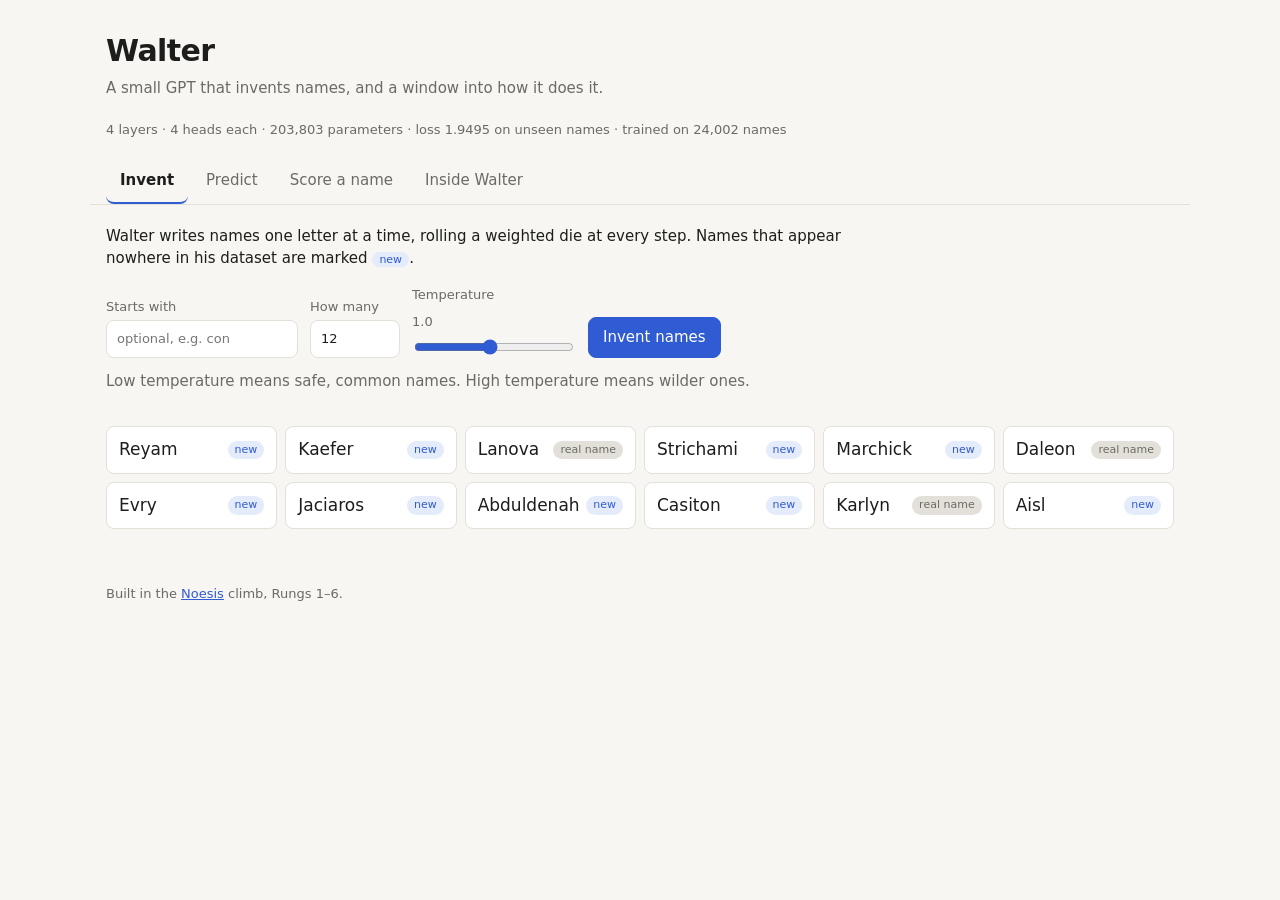
<file: web/index.html>
<!doctype html>
<html lang="en">
<head>
  <meta charset="utf-8">
  <meta name="viewport" content="width=device-width, initial-scale=1">
  <title>Walter</title>
  <link rel="stylesheet" href="style.css">
  <link rel="icon" href="data:image/svg+xml,%3Csvg xmlns=%22http://www.w3.org/2000/svg%22 viewBox=%220 0 32 32%22%3E%3Crect width=%2232%22 height=%2232%22 rx=%227%22 fill=%22%232f5bd3%22/%3E%3Ctext x=%2216%22 y=%2223%22 font-size=%2220%22 font-family=%22sans-serif%22 font-weight=%22bold%22 fill=%22white%22 text-anchor=%22middle%22%3EW%3C/text%3E%3C/svg%3E">
</head>
<body>
  <header>
    <div class="brand">
      <h1>Walter</h1>
      <p class="tagline">A small GPT that invents names, and a window into how it does it.</p>
    </div>
    <p class="stats" id="stats">loading Walter…</p>
  </header>

  <nav role="tablist">
    <button role="tab" data-tab="invent" aria-selected="true">Invent</button>
    <button role="tab" data-tab="predict">Predict</button>
    <button role="tab" data-tab="score">Score a name</button>
    <button role="tab" data-tab="inside">Inside Walter</button>
  </nav>

  <main>
    <!-- Invent -->
    <section id="tab-invent" class="panel">
      <p class="lead">Walter writes names one letter at a time, rolling a weighted die at every step. Names that appear nowhere in his dataset are marked <span class="pill new">new</span>.</p>
      <form id="gen-form" class="controls">
        <label>Starts with <input id="gen-prefix" maxlength="14" placeholder="optional, e.g. con" autocomplete="off"></label>
        <label>How many <input id="gen-n" type="number" min="1" max="50" value="12"></label>
        <label>Temperature <span class="hint" id="gen-temp-val">1.0</span>
          <input id="gen-temp" type="range" min="0.1" max="2" step="0.1" value="1"></label>
        <button type="submit" class="primary">Invent names</button>
      </form>
      <p class="hint">Low temperature means safe, common names. High temperature means wilder ones.</p>
      <p class="error" id="gen-error"></p>
      <ul id="gen-out" class="names"></ul>
    </section>

    <!-- Predict -->
    <section id="tab-predict" class="panel" hidden>
      <p class="lead">Type the start of a name and see Walter's probability for every possible next letter. Click a bar to add that letter.</p>
      <div class="controls">
        <label>Name so far <input id="pred-prefix" maxlength="14" placeholder="start typing…" autocomplete="off"></label>
        <button id="pred-clear" type="button">Clear</button>
      </div>
      <p class="error" id="pred-error"></p>
      <div id="pred-chart" class="bars"></div>
    </section>

    <!-- Score -->
    <section id="tab-score" class="panel" hidden>
      <p class="lead">How surprised is Walter by a name? Each letter shows the surprise (−log p) from the GPT and from the Rung 1 counting table. Lower means "that looks like a name to me".</p>
      <form id="score-form" class="controls">
        <label>Name <input id="score-name" maxlength="15" value="constantin" autocomplete="off"></label>
        <button type="submit" class="primary">Score</button>
      </form>
      <p class="error" id="score-error"></p>
      <div id="score-out"></div>
    </section>

    <!-- Inside -->
    <section id="tab-inside" class="panel" hidden>
      <p class="lead">Walter's 16 attention heads reading a name: each grid's rows are positions, and its columns are where that position looks. <strong>Click a head to switch it off</strong> and see how the prediction changes. Try switching off L0 H2 and L0 H3, Walter's previous-letter heads, on <code>ann</code>.</p>
      <form id="in-form" class="controls">
        <label>Name <input id="in-name" maxlength="14" value="annabelle" autocomplete="off"></label>
        <button type="submit" class="primary">Look inside</button>
        <button id="in-reset" type="button">Switch all heads back on</button>
      </form>
      <p class="error" id="in-error"></p>
      <div class="inside">
        <div id="in-heads" class="heads"></div>
        <aside>
          <h3>What comes next?</h3>
          <div id="in-next" class="bars small"></div>
          <h3>Logit lens</h3>
          <p class="hint">Walter's best guesses if he had to answer after each layer.</p>
          <table id="in-lens" class="lens"></table>
        </aside>
      </div>
    </section>
  </main>

  <footer>Built in the <a href="https://github.com/CONSTANTINIRAKOZE/Noesis">Noesis</a> climb, Rungs 1–6.</footer>
  <script type="module" src="app.js"></script>
</body>
</html>
</file>
<file: web/style.css>
:root {
  --bg: #f7f6f2;
  --surface: #ffffff;
  --text: #1d1d1b;
  --muted: #6b6a65;
  --border: #e2e0d8;
  --accent: #2f5bd3;
  --accent-soft: #e4ebfb;
  --gpt: #2f5bd3;
  --bigram: #c9822b;
  --heat: 47, 91, 211;
  --off: #b3412f;
  --error: #b3412f;
}
@media (prefers-color-scheme: dark) {
  :root {
    --bg: #161614;
    --surface: #201f1c;
    --text: #ecebe6;
    --muted: #9c9a92;
    --border: #34332e;
    --accent: #7c9cf0;
    --accent-soft: #263150;
    --gpt: #7c9cf0;
    --bigram: #e0a35a;
    --heat: 124, 156, 240;
    --off: #e07a66;
    --error: #e07a66;
  }
}
* { box-sizing: border-box; }
body {
  margin: 0; background: var(--bg); color: var(--text);
  font: 15px/1.5 system-ui, -apple-system, "Segoe UI", sans-serif;
}
header, nav, main, footer { max-width: 1100px; margin: 0 auto; padding: 0 16px; }
header { display: flex; justify-content: space-between; align-items: end; gap: 16px; flex-wrap: wrap; padding-top: 28px; }
h1 { margin: 0; font-size: 30px; letter-spacing: -0.02em; }
.tagline, .stats, .hint { color: var(--muted); margin: 4px 0 0; }
.stats { font-size: 13px; }
nav { display: flex; gap: 4px; margin-top: 20px; border-bottom: 1px solid var(--border); overflow-x: auto; }
nav button {
  background: none; border: none; border-bottom: 2px solid transparent; color: var(--muted);
  padding: 10px 14px; font: inherit; cursor: pointer; white-space: nowrap;
}
nav button[aria-selected="true"] { color: var(--text); border-bottom-color: var(--accent); font-weight: 600; }
.panel { padding: 20px 0 40px; }
.lead { max-width: 760px; margin-top: 0; }
.controls { display: flex; flex-wrap: wrap; align-items: end; gap: 12px; margin: 12px 0; }
label { display: flex; flex-direction: column; gap: 4px; font-size: 13px; color: var(--muted); }
input {
  font: inherit; color: var(--text); background: var(--surface); border: 1px solid var(--border);
  border-radius: 8px; padding: 8px 10px; min-width: 0;
}
input[type="number"] { width: 90px; }
input[type="range"] { padding: 0; accent-color: var(--accent); width: 160px; }
button {
  font: inherit; color: var(--text); background: var(--surface); border: 1px solid var(--border);
  border-radius: 8px; padding: 8px 14px; cursor: pointer;
}
button.primary { background: var(--accent); border-color: var(--accent); color: #fff; }
button:hover { filter: brightness(0.96); }
code { background: var(--accent-soft); padding: 1px 5px; border-radius: 4px; }
.error { color: var(--error); min-height: 1em; margin: 4px 0; }
.pill { font-size: 11px; padding: 1px 7px; border-radius: 99px; background: var(--accent-soft); color: var(--accent); }
.pill.known { background: var(--border); color: var(--muted); }

.names { list-style: none; padding: 0; display: grid; grid-template-columns: repeat(auto-fill, minmax(170px, 1fr)); gap: 8px; }
.names li {
  background: var(--surface); border: 1px solid var(--border); border-radius: 8px; padding: 10px 12px;
  display: flex; justify-content: space-between; align-items: center; font-size: 17px; text-transform: capitalize;
}
.names li .pill { text-transform: none; }

.bars { display: flex; flex-direction: column; gap: 3px; max-width: 640px; }
.bar { display: grid; grid-template-columns: 34px 1fr 58px; align-items: center; gap: 8px; cursor: pointer; border-radius: 4px; }
.bar:hover { background: var(--accent-soft); }
.bar .ch { font-family: ui-monospace, monospace; font-weight: 600; text-align: center; }
.bar .track { height: 16px; background: var(--border); border-radius: 3px; overflow: hidden; }
.bar .fill { display: block; height: 100%; background: var(--accent); }
.bar .val { font-size: 12px; color: var(--muted); text-align: right; font-variant-numeric: tabular-nums; }
.bars.small .bar { grid-template-columns: 26px 1fr 50px; cursor: default; }

.summary { display: flex; gap: 12px; flex-wrap: wrap; margin: 8px 0 16px; }
.card { background: var(--surface); border: 1px solid var(--border); border-radius: 10px; padding: 12px 16px; min-width: 150px; }
.card .num { font-size: 26px; font-weight: 650; font-variant-numeric: tabular-nums; }
.card .lbl { color: var(--muted); font-size: 13px; }
.legend { display: flex; gap: 16px; font-size: 13px; color: var(--muted); margin-bottom: 6px; }
.legend i { display: inline-block; width: 10px; height: 10px; border-radius: 2px; margin-right: 5px; }
.letters { display: flex; gap: 6px; align-items: end; overflow-x: auto; padding-bottom: 6px; }
.letter { display: flex; flex-direction: column; align-items: center; gap: 4px; min-width: 44px; }
.letter .cols { display: flex; gap: 3px; align-items: end; height: 140px; }
.letter .col { width: 14px; border-radius: 3px 3px 0 0; }
.letter .col.gpt { background: var(--gpt); }
.letter .col.bigram { background: var(--bigram); }
.letter .ch { font-family: ui-monospace, monospace; font-size: 18px; font-weight: 600; }
.letter .guess { font-size: 11px; color: var(--muted); text-align: center; line-height: 1.2; }

.inside { display: grid; grid-template-columns: minmax(0, 1fr) 280px; gap: 24px; align-items: start; }
.heads { display: grid; grid-template-columns: repeat(4, minmax(0, 1fr)); gap: 10px; }
.head {
  background: var(--surface); border: 1px solid var(--border); border-radius: 8px; padding: 6px;
  cursor: pointer; text-align: center; font-size: 12px; color: var(--muted);
}
.head.off { border-color: var(--off); }
.head.off .title { color: var(--off); font-weight: 600; }
.head.off .grid { opacity: 0.25; }
.grid { display: grid; gap: 1px; margin-top: 4px; }
.grid .cell { aspect-ratio: 1; border-radius: 1px; }
.grid .lab { font-family: ui-monospace, monospace; font-size: 9px; line-height: 1; display: flex; align-items: center; justify-content: center; }
aside h3 { margin: 0 0 6px; font-size: 15px; }
aside h3:not(:first-child) { margin-top: 20px; }
.lens { width: 100%; border-collapse: collapse; font-size: 12px; }
.lens td { padding: 4px 2px; border-top: 1px solid var(--border); vertical-align: top; }
.lens td:first-child { color: var(--muted); white-space: nowrap; padding-right: 8px; }
.lens .g { font-family: ui-monospace, monospace; margin-right: 6px; }
footer { color: var(--muted); font-size: 13px; padding-bottom: 32px; }
footer a { color: var(--accent); }

@media (max-width: 820px) {
  .inside { grid-template-columns: 1fr; }
  .heads { grid-template-columns: repeat(2, minmax(0, 1fr)); }
}
</file>
